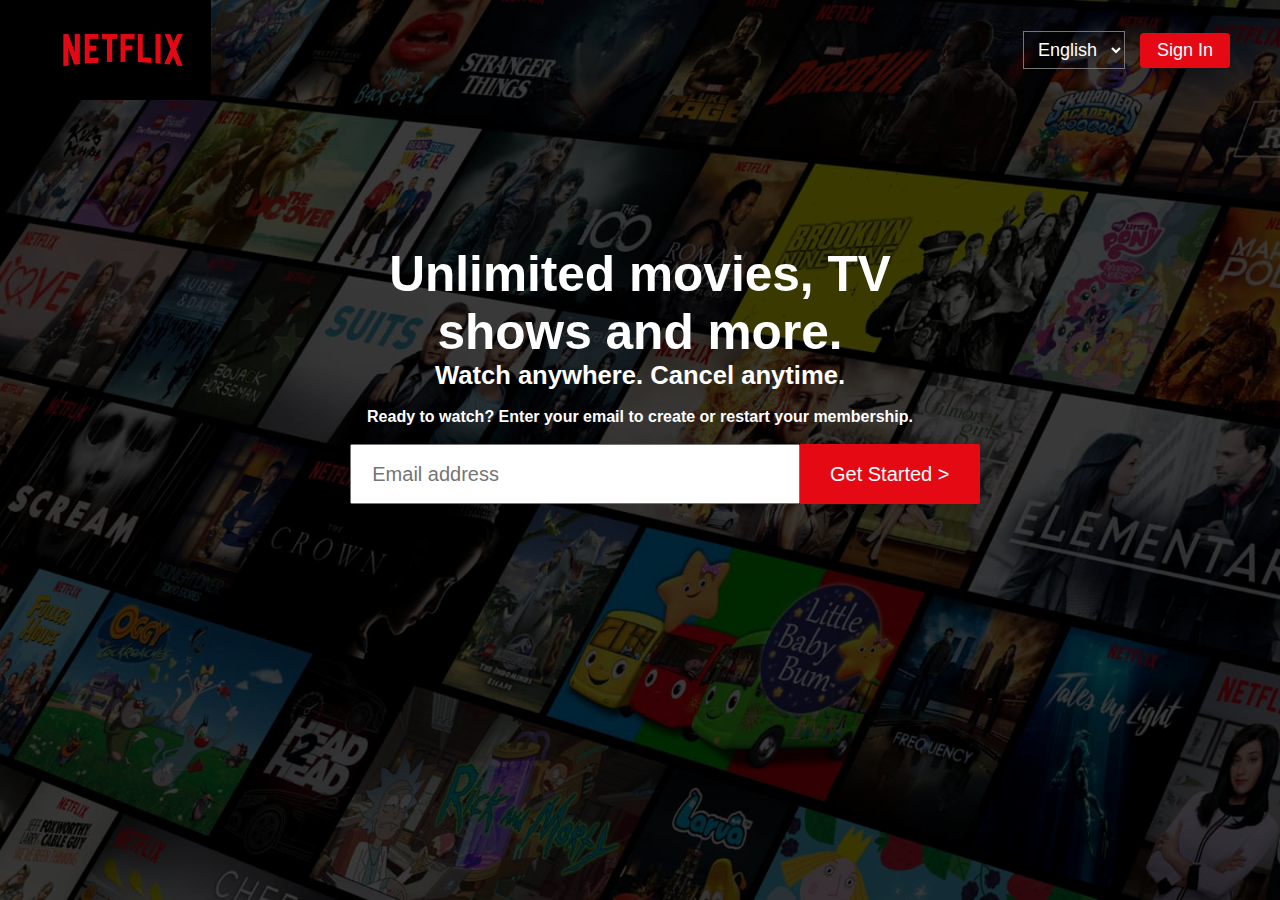
<file: Netflix Clone/netflix.html>
<!DOCTYPE html>
<html lang="en">

<head>
    <meta charset="UTF-8">
    <meta http-equiv="X-UA-Compatible" content="IE=edge">
    <meta name="viewport" content="width=device-width, initial-scale=1.0">
    <link rel="stylesheet" href="netflix.css">
    <title>Netflix India - Watch TV Shows Online, Watch Movies Online</title>
</head>

<body>

    <div class="container">
        <nav class="navbar">
            <div class="left">
                <img src="images/netflix-logo.png" alt="">
            </div>
            <div class="right">
                <select name="language" class="language">
                    <option value="English">English</option>
                    <option value="Hindi">Hindi</option>
                </select>
                <button><a href="#">Sign In</a></button>
            </div>
        </nav>

        <div class="title">
            <div class="content">
                <h1>Unlimited movies, TV shows and more.</h1>
                <h2>Watch anywhere. Cancel anytime.</h2>
                <form action="#">
                    <h3>Ready to watch? Enter your email to create or restart your membership.</h3>
                    <div class="email">
                        <input type="email" name="email" placeholder="Email address">
                        <button><a href="#">Get Started  ></a></button>
                    </div>
                </form>
            </div>
        </div>
    </div>
</body>

</html>
</file>
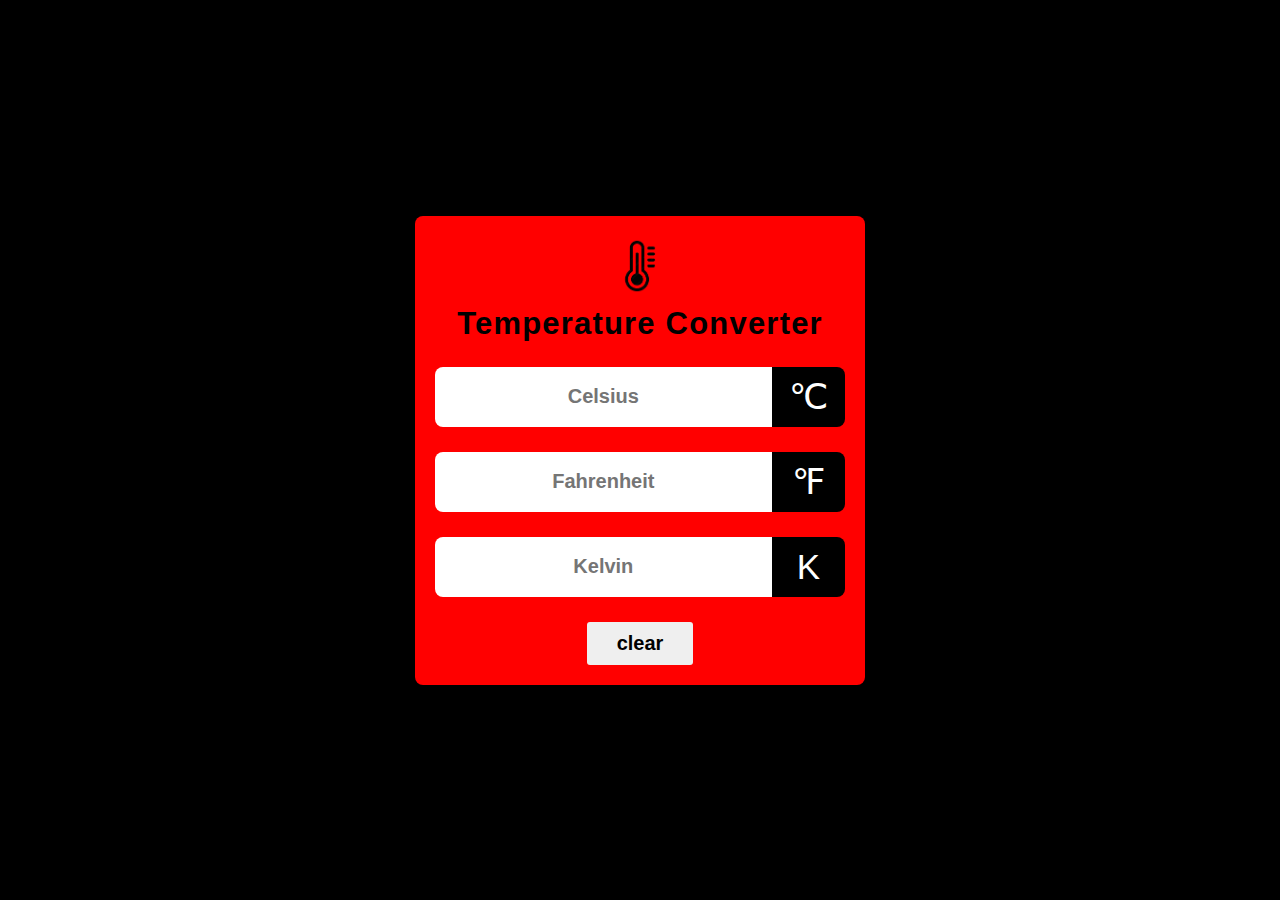
<file: Temperature Converter/temp_convert.html>
<!DOCTYPE html>
<html lang="en">

<head>
    <meta charset="UTF-8">
    <meta http-equiv="X-UA-Compatible" content="IE=edge">
    <meta name="viewport" content="width=device-width, initial-scale=1.0">
    <title>Temperature Converter</title>
    <link rel="stylesheet" href="temp_convert.css">

</head>

<body>
    <div class="container">

        <div class="title">
            <h1>Temperature Converter</h1>
            <span class="Temperature-icon">
                <img class="temp-icon"src="AdobeStock_521955588_Preview-removebg-preview.png" alt="">
            </span>

        </div>

        <div id="celsius">
            <input type="number" name="" placeholder="Celsius">
            <span class="icon">&#8451</span>
        </div>
        <div id="fahrenheit">
            <input type="number" name="" placeholder="Fahrenheit">
            <span class="icon">&#8457</span>
        </div>
        <div id="kelvin">
            <input type="number" name="" placeholder="Kelvin">
            <span class="icon">&#8490</span>
        </div>

        <div class="button">
            <button>clear</button>
        </div>

    </div>
    <script src="temp_convert.js"></script>
</body>

</html>
</file>
<file: Netflix Clone/netflix.css>
* {
    padding: 0;
    margin: 0;
    box-sizing: border-box;
}

body {
    width: 100%;
    height: 100%;
    color: white;
    background: black;
    font-family: 'Helvetica Neue', Helvetica, Arial, sans-serif;
}

.container::before {
    content: "";
    background: url(images/netflix-bg.jpg) no-repeat center center/cover;
    position: absolute;
    height: 100%;
    width: 100%;
    opacity: 0.3;
    z-index: -1;
}

.container .navbar {
    height: 100px;
    display: flex;
}

.container .navbar .left {
    height: 100%;
    display: flex;
    float: left;
}

.container .navbar .left img {
    height: 100px;
    position: absolute;
    left: 35px;
}

.container .navbar .right {
    display: flex;
    height: 100px;
    float: right;
    position: absolute;
    right: 50px;
}

.container .navbar .right .language {
    margin: auto;
    align-items: center;
    justify-content: center;
    font-size: 18px;
    padding: 7px 10px;
    color: white;
    background: none;
    cursor: pointer;
    margin-right: 15px;
}

.container .navbar .right .language option {
    background-color: grey;
}

.container .navbar .right button {
    margin: auto;
    align-items: center;
    justify-content: center;
    font-size: 18px;
    font-weight: 400;
    padding: 7px 17px;
    background: #e50914;
    cursor: pointer;
    outline: none;
    border-radius: 4px;
    border: none;
}

.container .navbar .right button a {
    text-decoration: none;
    color: white;
}

.container .title {
    padding: 70px 45px;
}

.container .title .content {
    width: 950px;
    margin: auto;
    padding: 75px 0;
    text-align: center;
}

.container .title .content h1 {
    width: 650px;
    margin: auto;
    font-size: 3.1rem;
    text-align: center;
}

.container .title .content h2 {
    width: 650px;
    margin: auto;
    font-size: 1.6rem;
    text-align: center;
}

.container .title .content form h3 {
    font-size: 1rem;
    margin: 18px 0;
    text-align: center;
}

.container .title .content form .email {
    width: 1000px;
    margin: auto;
}

.container .title .content form .email input {
    height: 60px;
    width: 450px;
    margin: auto;
    padding: 20px;
    font-size: 20px;
    outline: none;
}

.container .title .content form .email button {
    margin: auto;
    height: 60px;
    width: 180px;
    align-items: center;
    justify-content: center;
    font-size: 20px;
    padding: 7px 17px;
    background: #e50914;
    cursor: pointer;
    outline: none;
    border-top-right-radius: 2px;
    border-bottom-right-radius: 2px;
    border: none;
    margin-left: -5px;
}

.container .title .content form .email button:hover {
    background-color: #f40612;
}

.container .title .content form .email button a {
    text-decoration: none;
    color: white;
}
</file>
<file: Temperature Converter/temp_convert.css>
* {
        margin: 0;
        padding: 0;
        box-sizing: border-box;
    }
    
    body {
        display: flex;
        justify-content: center;
        align-items: center;
        min-height: 100vh;
        background-color: black;
    }
    
    .container {
        max-width: 450px;
        background: red;
        border-radius: 8px;
        box-shadow: 0px 0px 15px 3px rgba(0, 0, 0, 0.4);
        font-family: 'Franklin Gothic Medium', 'Arial Narrow', Arial, sans-serif;
        padding: 20px;
    }
    
    .title {
        display: flex;
        justify-content: center;
        align-items: center;
        flex-wrap: wrap-reverse;
        gap: 10px;
    }
    /*     
    .Temperature-icon {
        font-size: 45px;
        color: #fff;
    } */
    
    .temp-icon {
        height: 60px;
        display: flex;
    }
    
    h1 {
        color: black;
        letter-spacing: 1.2px;
        font-size: 31px;
        font-family: 'Franklin Gothic Medium', 'Arial Narrow', Arial, sans-serif;
    }
    
    #celsius,
    #fahrenheit,
    #kelvin {
        display: flex;
        justify-content: center;
        align-items: center;
        margin-top: 25px;
    }
    
    input {
        flex: 5;
        height: 60px;
        font-size: 20px;
        font-weight: 600;
        text-align: center;
        border: none;
        outline: none;
        border-radius: 8px 0 0 8px;
        padding: 0 10px;
    }
    /* for chrome, safari, Edge, Opera */
    
    input::-webkit-outer-spin-button,
    input::-webkit-inner-spin-button {
        -webkit-appearance: none;
    }
    
    .icon {
        flex: 1;
        height: 60px;
        line-height: 60px;
        padding: 0 5px;
        text-align: center;
        font-size: 35px;
        background: black;
        color: #fff;
        border-radius: 0 8px 8px 0;
    }
    
    .button {
        margin-top: 25px;
        text-align: center;
    }
    
    .button button {
        border: none;
        outline: none;
        padding: 10px 30px;
        font-size: 20px;
        font-weight: 600;
        border-radius: 3px;
        cursor: pointer;
        transition: 0.3s;
    }
    
    .button button:hover {
        background: #000;
        color: #fff;
    }
</file>
